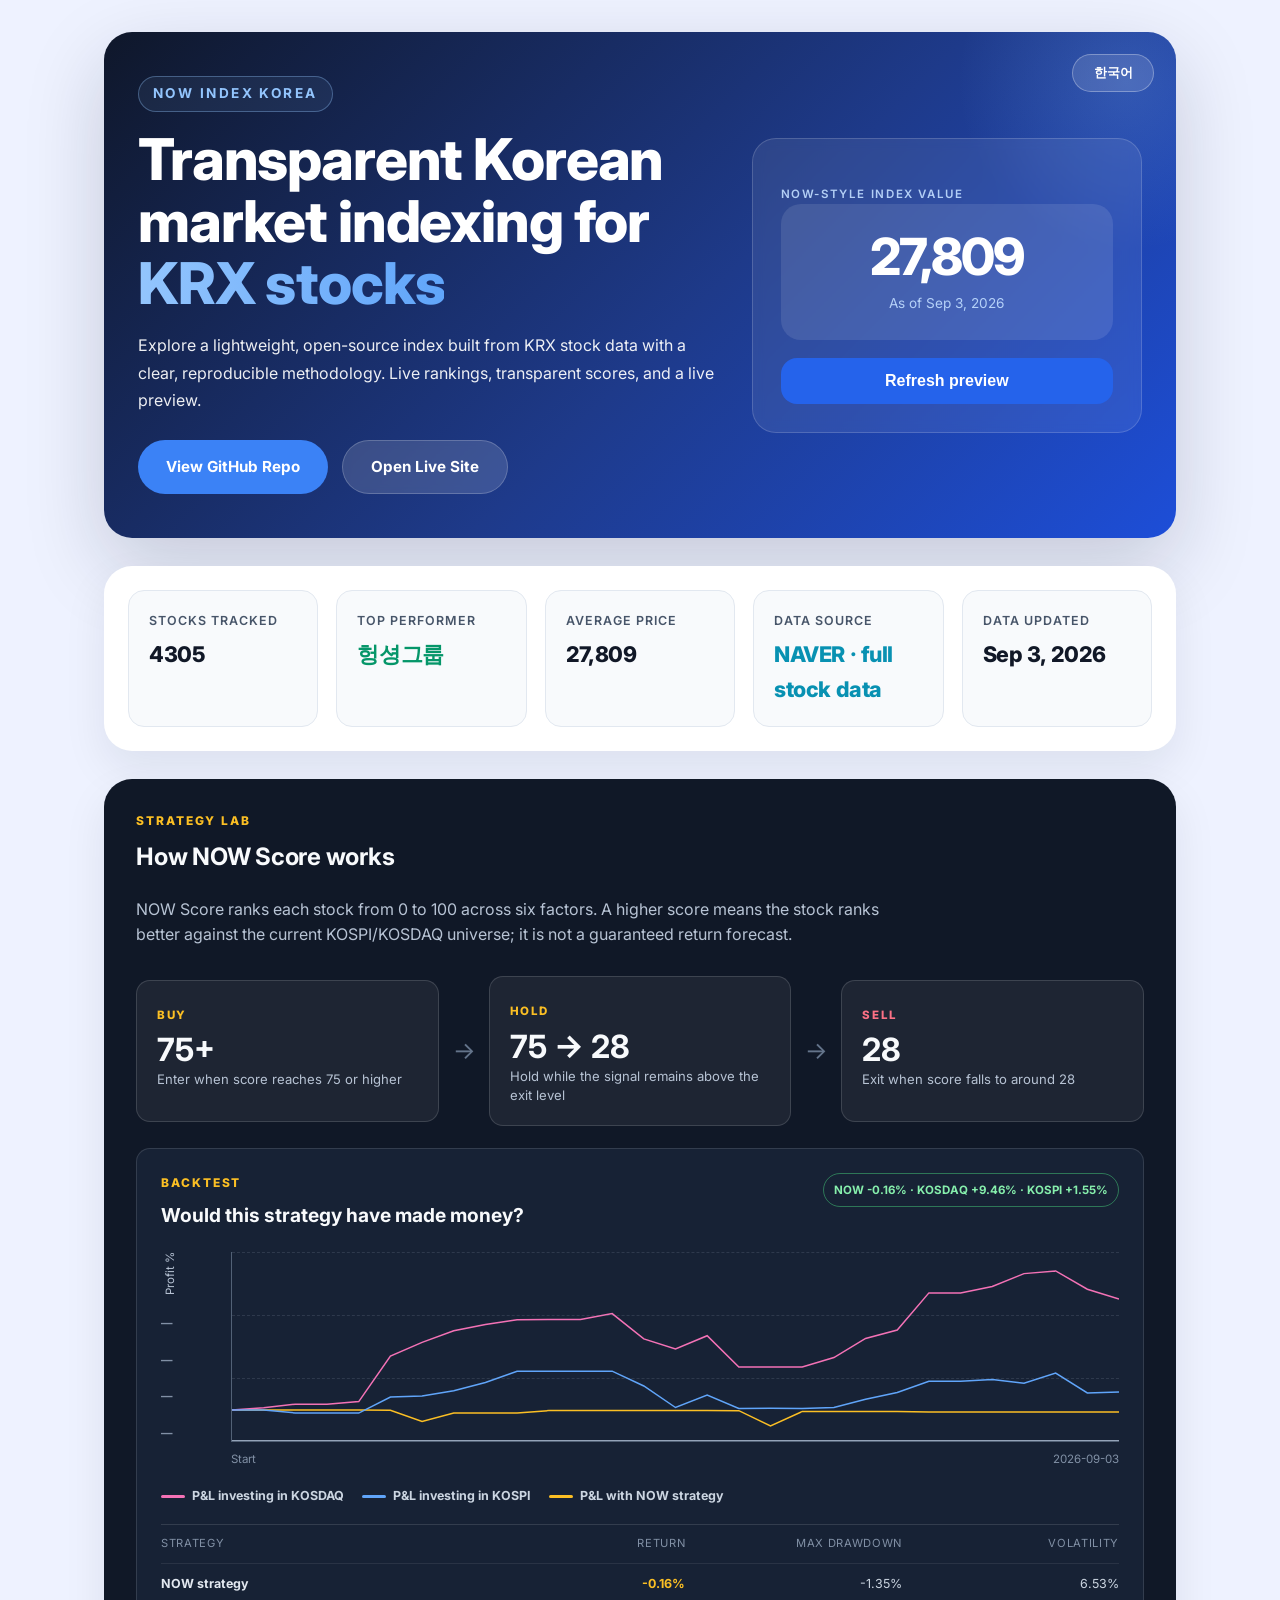
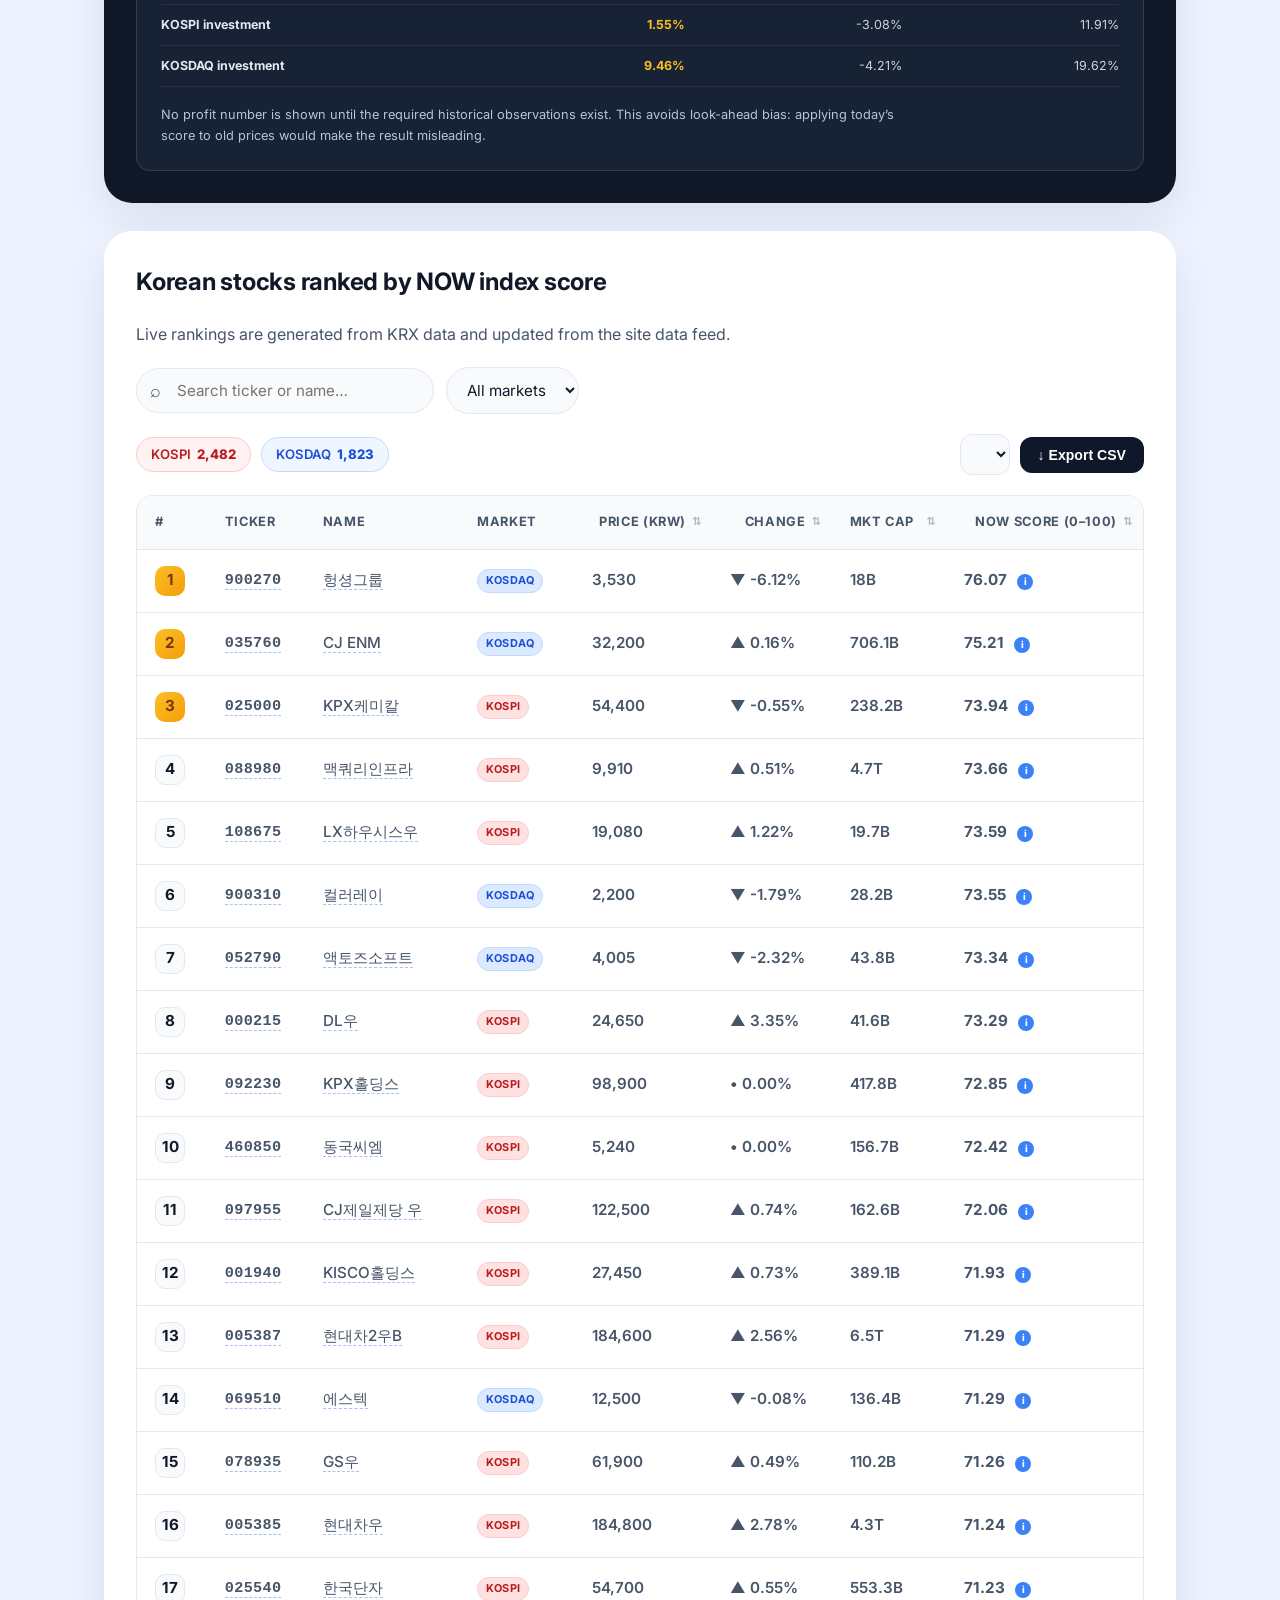
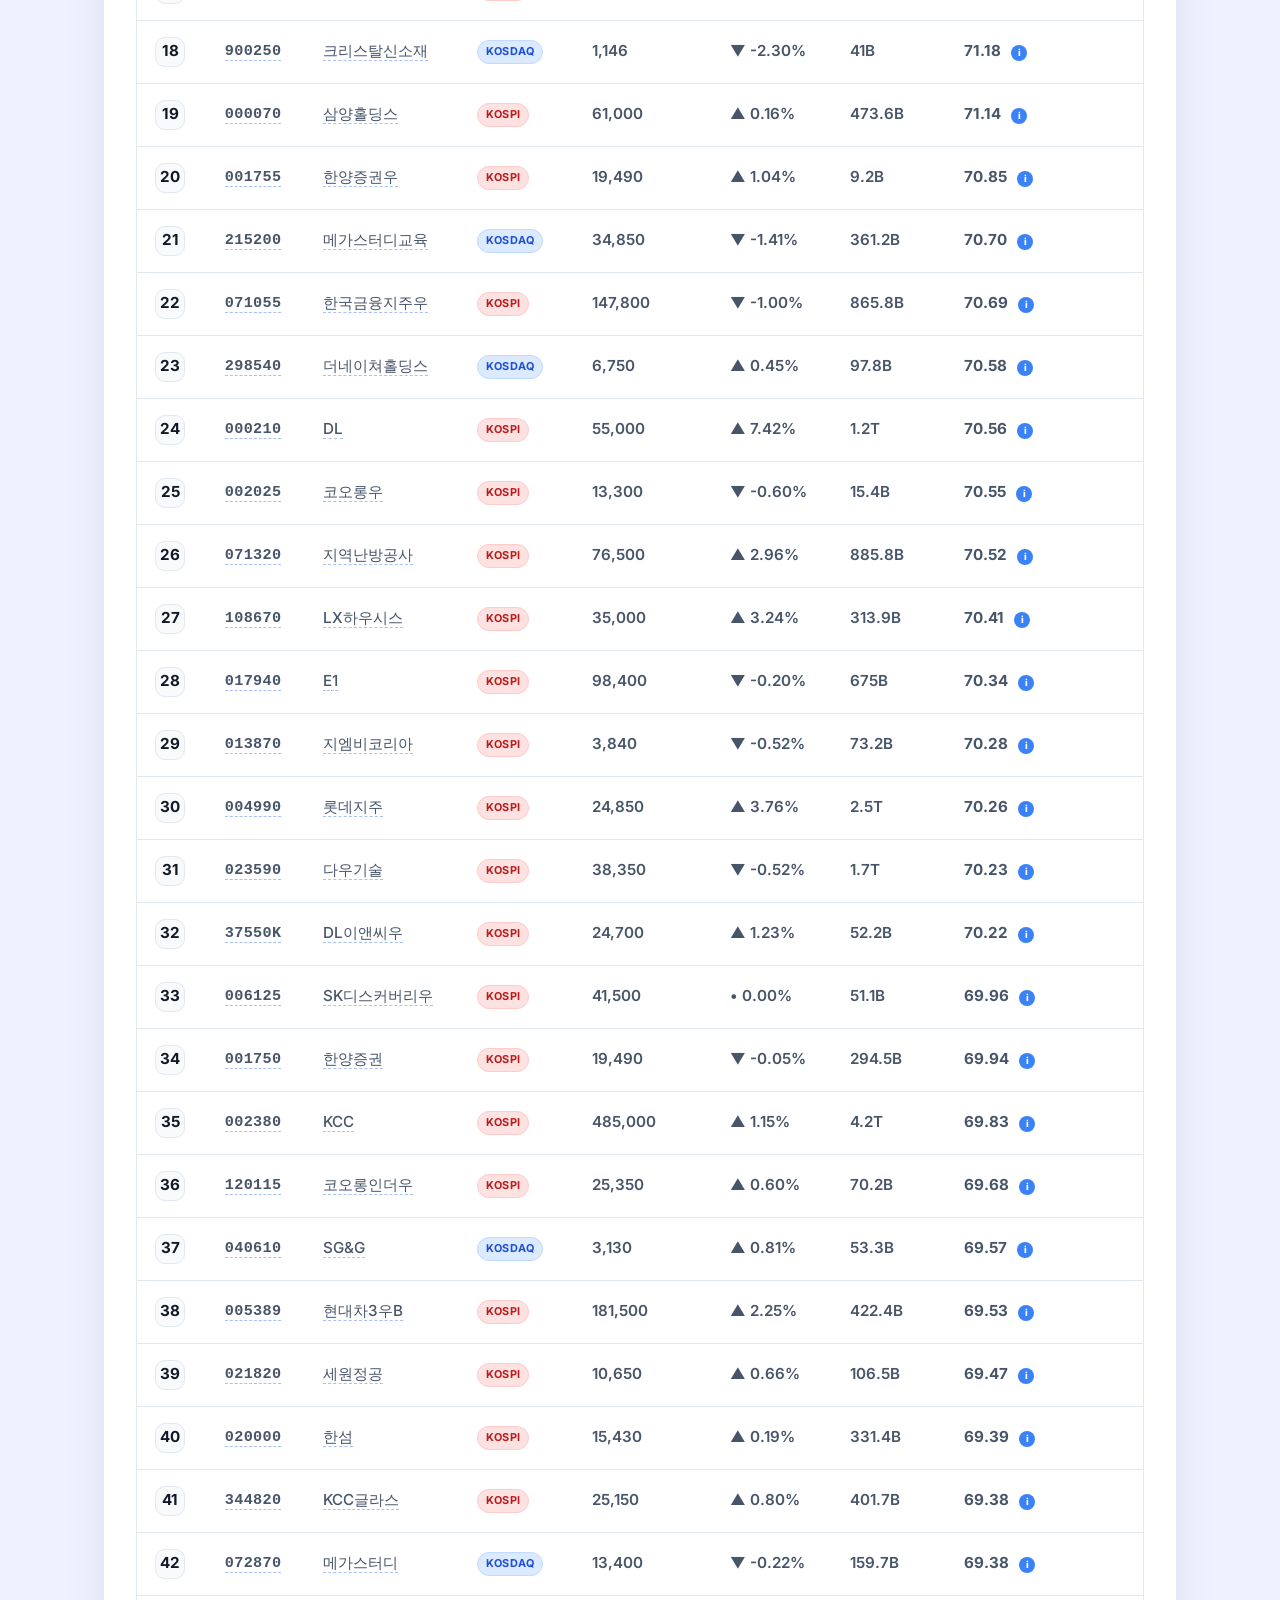
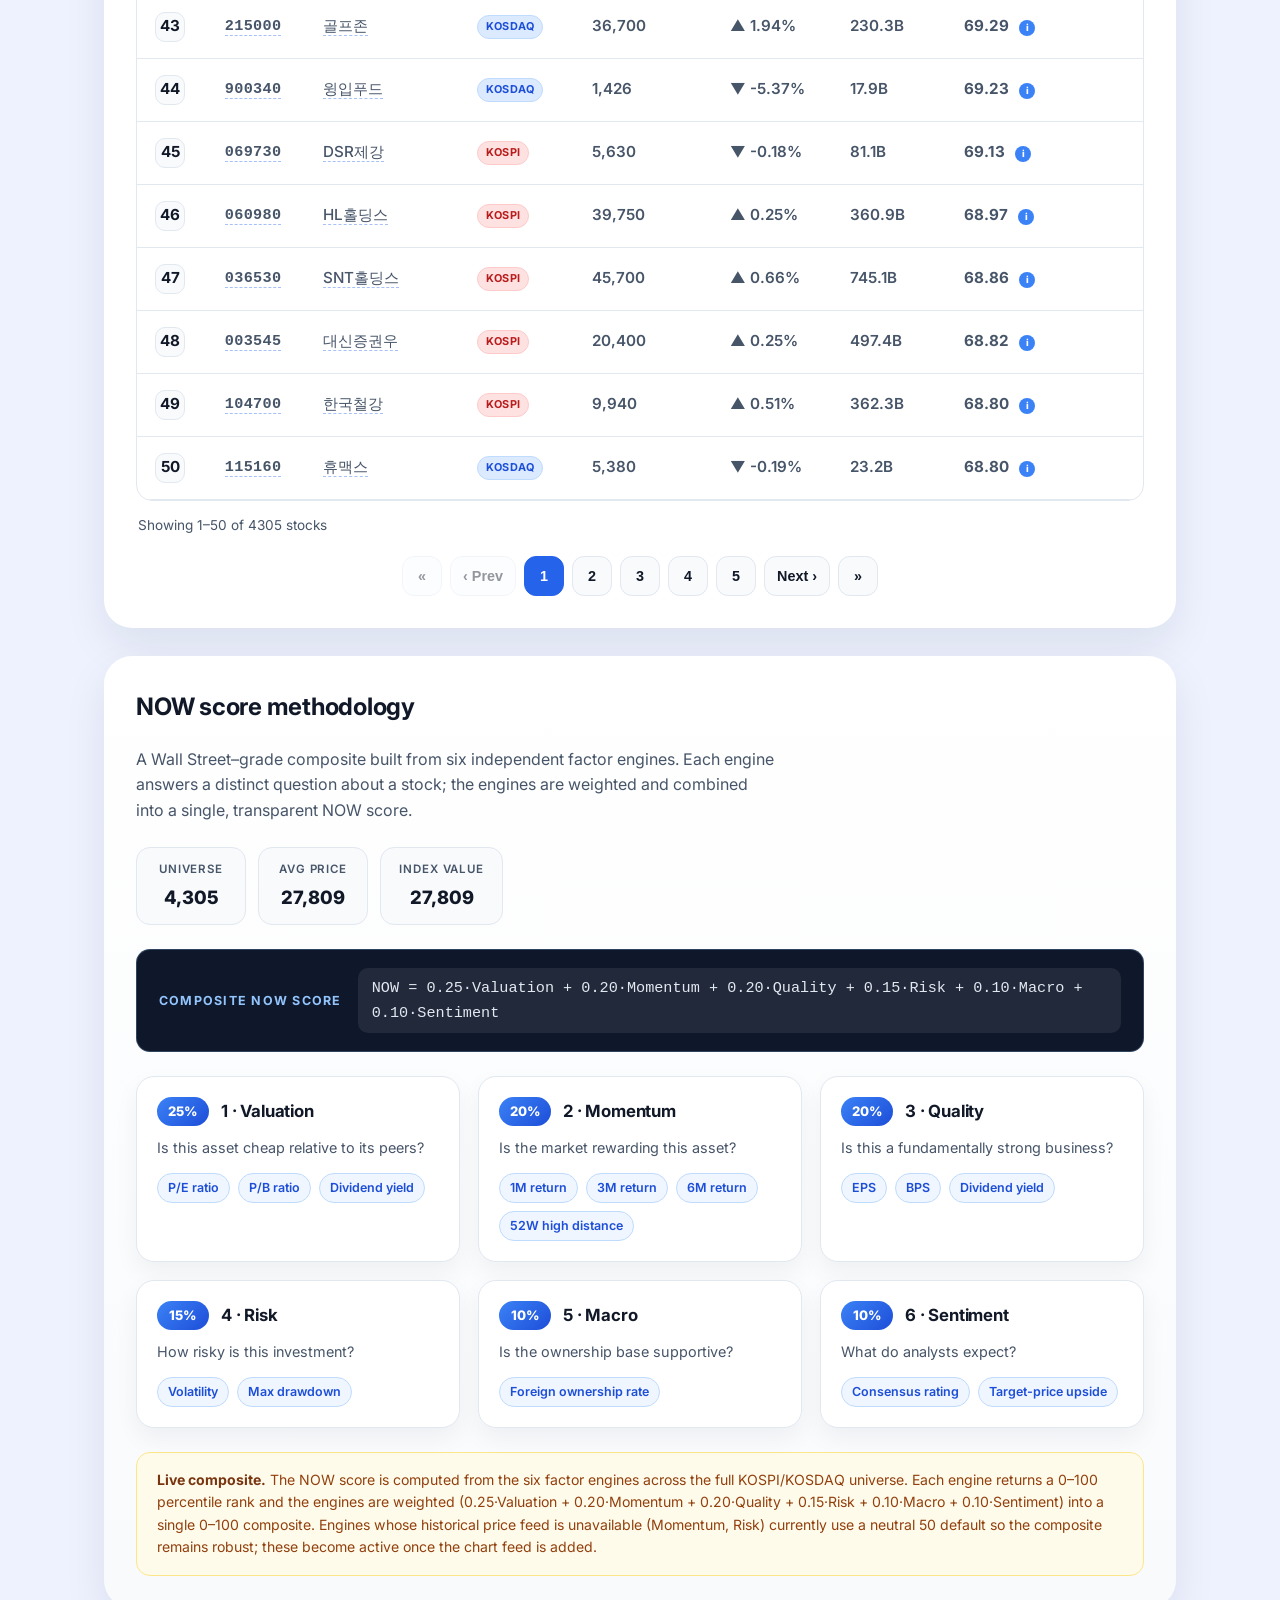
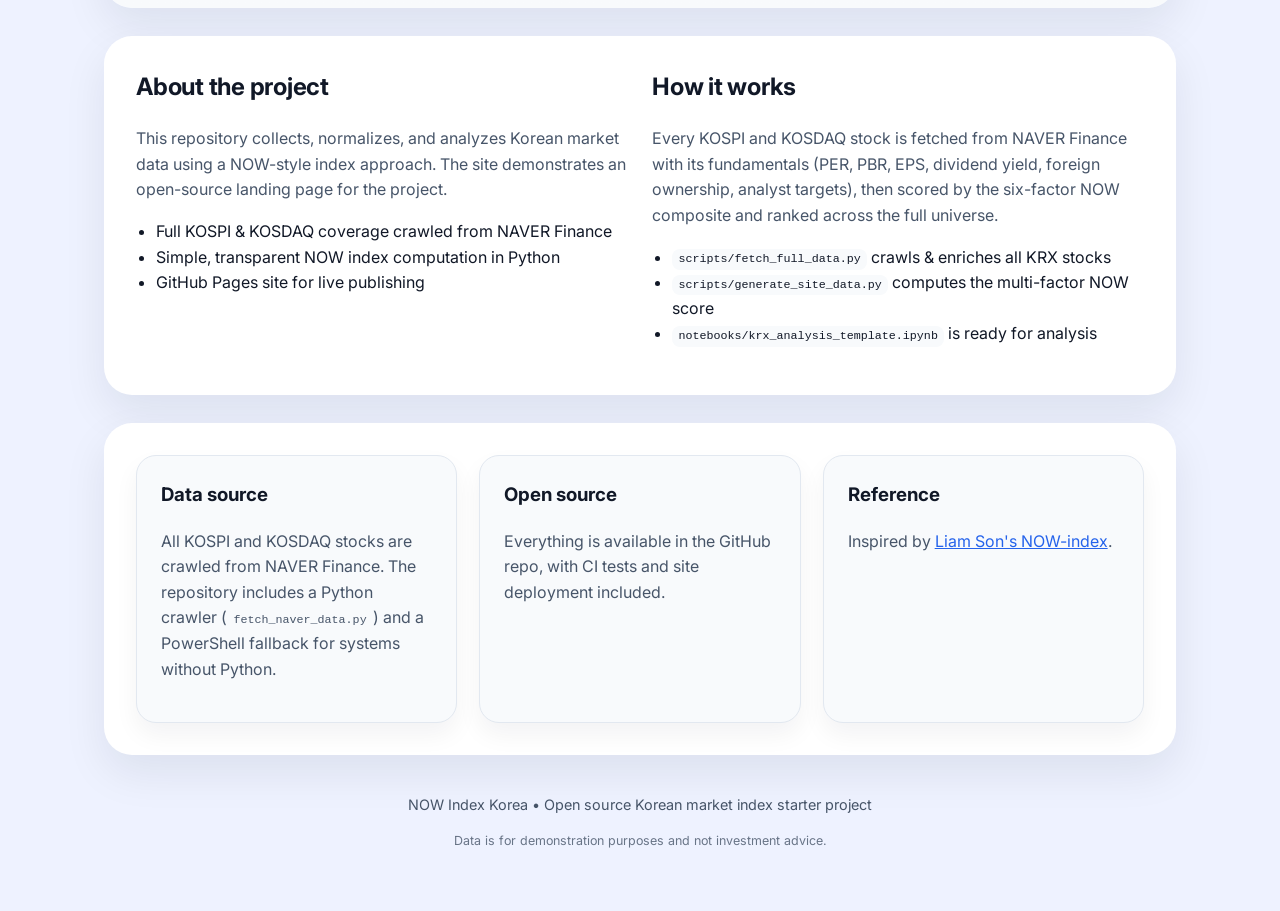
<file: index.html>
<!doctype html>
<html lang="en">
  <head>
    <meta charset="utf-8" />
    <meta name="viewport" content="width=device-width, initial-scale=1" />
    <title>NOW Index Korea — Transparent KRX Market Index</title>
    <meta
      name="description"
      content="NOW Index Korea is an open-source, transparent Korean stock market index. Explore live KRX rankings computed with a lightweight NOW-style methodology."
    />
    <meta name="theme-color" content="#0f172a" />
    <link rel="canonical" href="https://liamson333-blip.github.io/now-index-korea/" />

    <!-- Open Graph -->
    <meta property="og:type" content="website" />
    <meta property="og:title" content="NOW Index Korea" />
    <meta
      property="og:description"
      content="Transparent Korean market indexing for KRX stocks. Open-source methodology and live rankings."
    />
    <meta property="og:url" content="https://liamson333-blip.github.io/now-index-korea/" />
    <meta property="og:site_name" content="NOW Index Korea" />

    <!-- Twitter -->
    <meta name="twitter:card" content="summary" />
    <meta name="twitter:title" content="NOW Index Korea" />
    <meta
      name="twitter:description"
      content="Transparent Korean market indexing for KRX stocks. Open-source methodology and live rankings."
    />

    <!-- Favicon (inline SVG) -->
    <link
      rel="icon"
      href="data:image/svg+xml,%3Csvg xmlns='http://www.w3.org/2000/svg' viewBox='0 0 100 100'%3E%3Crect width='100' height='100' rx='24' fill='%230f172a'/%3E%3Cpath d='M28 66 L46 46 L58 56 L74 34' stroke='%233b82f6' stroke-width='8' fill='none' stroke-linecap='round' stroke-linejoin='round'/%3E%3Ccircle cx='74' cy='34' r='6' fill='%2393c5fd'/%3E%3C/svg%3E"
    />

    <!-- Google Fonts -->
    <link rel="preconnect" href="https://fonts.googleapis.com" />
    <link rel="preconnect" href="https://fonts.gstatic.com" crossorigin />
    <link
      href="https://fonts.googleapis.com/css2?family=Inter:wght@400;500;600;700;800&display=swap"
      rel="stylesheet"
    />

    <link rel="stylesheet" href="styles.css" />
  </head>
  <body>
    <div class="page">
      <header class="hero">
        <button id="languageToggle" class="language-toggle" type="button" aria-label="Switch to Korean">
          한국어
        </button>
        <div class="hero-content">
          <div>
            <span class="eyebrow">NOW Index Korea</span>
            <h1>Transparent Korean market indexing for <span class="accent">KRX stocks</span></h1>
            <p>
              Explore a lightweight, open-source index built from KRX stock data with a clear,
              reproducible methodology. Live rankings, transparent scores, and a live preview.
            </p>
            <div class="hero-actions">
              <a class="button" href="https://github.com/liamson333-blip/now-index-korea" target="_blank" rel="noopener">
                View GitHub Repo
              </a>
              <a
                class="button button-secondary"
                href="https://liamson333-blip.github.io/now-index-korea/"
                target="_blank"
                rel="noopener"
              >
                Open Live Site
              </a>
            </div>
          </div>
          <div class="hero-panel" role="region" aria-label="Index preview">
            <p class="panel-label">Now-style index value</p>
            <div class="metric panel-metric">
              <span id="indexValue" aria-live="polite">—</span>
              <p id="indexMeta" class="panel-meta">Loading market data…</p>
            </div>
            <button id="refreshButton" aria-label="Refresh index preview">
              <span class="btn-label">Refresh preview</span>
              <span class="spinner" id="refreshSpinner" hidden></span>
            </button>
          </div>
        </div>
      </header>

<section class="content stats-section" aria-label="Market summary">
        <div class="stat-card">
          <span class="stat-label">Stocks tracked</span>
          <strong id="statCount">—</strong>
        </div>
        <div class="stat-card">
          <span class="stat-label">Top performer</span>
          <strong id="statTop" class="stat-top">—</strong>
        </div>
        <div class="stat-card">
          <span class="stat-label">Average price</span>
          <strong id="statAvg">—</strong>
        </div>
        <div class="stat-card">
          <span class="stat-label">Data source</span>
          <strong id="statSource" class="stat-source">—</strong>
        </div>
        <div class="stat-card">
          <span class="stat-label">Data updated</span>
          <strong id="statDate">—</strong>
        </div>
      </section>

      <section class="content score-story" aria-label="NOW Score strategy explanation">
        <div class="section-head">
          <div>
            <span class="section-kicker">Strategy lab</span>
            <h2 id="scoreStoryTitle">How NOW Score works</h2>
            <p id="scoreStoryDescription">
              NOW Score ranks each stock from 0 to 100 across six factors. A higher score means the stock ranks better against the current KOSPI/KOSDAQ universe; it is not a guaranteed return forecast.
            </p>
          </div>
        </div>
        <div class="score-flow" aria-label="NOW Score trading rule">
          <div class="score-step buy-step"><span class="score-step-label">BUY</span><strong>75+</strong><p id="buyRule">Enter when score reaches 75 or higher</p></div>
          <div class="score-arrow" aria-hidden="true">→</div>
          <div class="score-step hold-step"><span class="score-step-label">HOLD</span><strong>75 → 28</strong><p id="holdRule">Hold while the signal remains above the exit level</p></div>
          <div class="score-arrow" aria-hidden="true">→</div>
          <div class="score-step sell-step"><span class="score-step-label">SELL</span><strong>28</strong><p id="sellRule">Exit when score falls to around 28</p></div>
        </div>
        <div class="backtest-panel">
          <div class="backtest-heading">
            <div>
              <span class="section-kicker">Backtest</span>
              <h3 id="backtestTitle">Would this strategy have made money?</h3>
            </div>
            <span class="data-badge" id="backtestStatus">Historical data required</span>
          </div>
          <div class="backtest-chart" role="img" aria-label="Backtest chart awaiting historical score snapshots">
            <div class="chart-y-axis"><span>Profit %</span><b>—</b><b>—</b><b>—</b><b>—</b></div>
            <div class="chart-area" id="backtestChartArea">
              <div class="chart-gridline"></div><div class="chart-gridline"></div><div class="chart-gridline"></div>
              <div class="chart-empty"><strong id="chartEmptyTitle">Real profit chart is not available yet</strong><span id="chartEmptyText">The current feed contains only today’s price and score. We need dated score snapshots plus prices at each buy and sell signal before calculating a trustworthy return.</span></div>
              <div class="chart-baseline"></div>
            </div>
            <div class="chart-x-axis"><span>Start</span><span id="chartEndLabel">Historical snapshots pending</span></div>
          </div>
          <div class="chart-legend"><span><i class="legend-line kosdaq-legend"></i><b id="kosdaqLegend">P&amp;L investing in KOSDAQ</b></span><span><i class="legend-line kospi-legend"></i><b id="kospiLegend">P&amp;L investing in KOSPI</b></span><span><i class="legend-line strategy-legend"></i><b id="strategyLegend">P&amp;L with NOW strategy</b></span></div>
          <div class="performance-table" aria-label="Performance and risk comparison">
            <div class="performance-row performance-head"><span>Strategy</span><span>Return</span><span>Max drawdown</span><span>Volatility</span></div>
            <div class="performance-row"><b>NOW strategy</b><strong id="perfNowReturn">—</strong><span id="perfNowDrawdown">—</span><span id="perfNowVolatility">—</span></div>
            <div class="performance-row"><b>KOSPI investment</b><strong id="perfKospiReturn">—</strong><span id="perfKospiDrawdown">—</span><span id="perfKospiVolatility">—</span></div>
            <div class="performance-row"><b>KOSDAQ investment</b><strong id="perfKosdaqReturn">—</strong><span id="perfKosdaqDrawdown">—</span><span id="perfKosdaqVolatility">—</span></div>
          </div>
          <p class="backtest-note" id="backtestNote">No profit number is shown until the required historical observations exist. This avoids look-ahead bias: applying today’s score to old prices would make the result misleading.</p>
        </div>
      </section>

      <section class="content ranking-section">
        <div class="section-head">
          <div>
            <h2>Korean stocks ranked by NOW index score</h2>
            <p>Live rankings are generated from KRX data and updated from the site data feed.</p>
          </div>
<div class="filter-bar">
            <div class="search-box">
              <span class="search-icon" aria-hidden="true">⌕</span>
              <input
                id="searchInput"
                type="search"
                placeholder="Search ticker or name…"
                aria-label="Search stocks"
              />
            </div>
            <select id="marketFilter" class="market-filter" aria-label="Filter by market">
              <option value="all">All markets</option>
              <option value="KOSPI">KOSPI</option>
              <option value="KOSDAQ">KOSDAQ</option>
            </select>
          </div>
        </div>

        <div class="table-toolbar">
          <div class="market-summary" aria-label="Market distribution">
            <span class="dist-chip kospi-chip">KOSPI <b id="kospiCount">—</b></span>
            <span class="dist-chip kosdaq-chip">KOSDAQ <b id="kosdaqCount">—</b></span>
          </div>
          <div class="toolbar-actions">
            <select id="pageSize" class="page-size" aria-label="Rows per page">
              <option value="25">25 / page</option>
              <option value="50" selected>50 / page</option>
              <option value="100">100 / page</option>
              <option value="250">250 / page</option>
            </select>
            <button id="exportBtn" class="export-btn" aria-label="Export to CSV">
              ↓ Export CSV
            </button>
          </div>
        </div>

        <div id="errorBanner" class="error-banner" role="alert" hidden></div>

        <div class="table-wrap">
          <table class="ranking-table">
            <thead>
              <tr>
                <th scope="col">#</th>
                <th scope="col">Ticker</th>
                <th scope="col">Name</th>
                <th scope="col">Market</th>
                <th scope="col" class="sortable price-col" data-sort="price">Price (KRW)</th>
                <th scope="col" class="sortable change-col" data-sort="change_pct">Change</th>
                <th scope="col" class="sortable" data-sort="market_cap">Mkt Cap</th>
                <th scope="col" class="sortable score-col" data-sort="score">NOW score (0–100)</th>
              </tr>
            </thead>
            <tbody id="rankingBody">
              <tr id="loadingRow">
                <td colspan="8">
                  <div class="loading">
                    <span class="spinner spinner-lg"></span>
                    <span>Loading rankings…</span>
                  </div>
                </td>
              </tr>
            </tbody>
          </table>
        </div>
<p id="resultCount" class="result-count" hidden></p>
        <div id="pagination" class="pagination" aria-label="Pagination"></div>
      </section>

      <section class="content methodology" aria-label="NOW score methodology">
        <div class="method-head">
          <div>
            <h2>NOW score methodology</h2>
            <p>
              A Wall Street–grade composite built from six independent factor engines. Each engine
              answers a distinct question about a stock; the engines are weighted and combined into
              a single, transparent NOW score.
            </p>
          </div>
          <div class="method-metrics">
            <div class="method-metric">
              <span class="method-metric-label">Universe</span>
              <strong id="methodUniverse">—</strong>
            </div>
            <div class="method-metric">
              <span class="method-metric-label">Avg price</span>
              <strong id="methodAvg">—</strong>
            </div>
            <div class="method-metric">
              <span class="method-metric-label">Index value</span>
              <strong id="methodIndex">—</strong>
            </div>
          </div>
        </div>

        <div class="method-formula">
          <span class="method-formula-label">Composite NOW score</span>
          <code>
            NOW = 0.25·Valuation + 0.20·Momentum + 0.20·Quality + 0.15·Risk + 0.10·Macro + 0.10·Sentiment
          </code>
        </div>

        <div class="engine-grid">
<article class="engine-card">
            <div class="engine-top">
              <span class="engine-weight">25%</span>
              <h3>1 · Valuation</h3>
            </div>
            <p class="engine-question">Is this asset cheap relative to its peers?</p>
            <div class="engine-chips">
              <span>P/E ratio</span><span>P/B ratio</span><span>Dividend yield</span>
            </div>
          </article>

          <article class="engine-card">
            <div class="engine-top">
              <span class="engine-weight">20%</span>
              <h3>2 · Momentum</h3>
            </div>
            <p class="engine-question">Is the market rewarding this asset?</p>
            <div class="engine-chips">
              <span>1M return</span><span>3M return</span><span>6M return</span>
              <span>52W high distance</span>
            </div>
          </article>

          <article class="engine-card">
            <div class="engine-top">
              <span class="engine-weight">20%</span>
              <h3>3 · Quality</h3>
            </div>
            <p class="engine-question">Is this a fundamentally strong business?</p>
            <div class="engine-chips">
              <span>EPS</span><span>BPS</span><span>Dividend yield</span>
            </div>
          </article>

          <article class="engine-card">
            <div class="engine-top">
              <span class="engine-weight">15%</span>
              <h3>4 · Risk</h3>
            </div>
            <p class="engine-question">How risky is this investment?</p>
            <div class="engine-chips">
              <span>Volatility</span><span>Max drawdown</span>
            </div>
          </article>

          <article class="engine-card">
            <div class="engine-top">
              <span class="engine-weight">10%</span>
              <h3>5 · Macro</h3>
            </div>
            <p class="engine-question">Is the ownership base supportive?</p>
            <div class="engine-chips">
              <span>Foreign ownership rate</span>
            </div>
          </article>

          <article class="engine-card">
            <div class="engine-top">
              <span class="engine-weight">10%</span>
              <h3>6 · Sentiment</h3>
            </div>
            <p class="engine-question">What do analysts expect?</p>
            <div class="engine-chips">
              <span>Consensus rating</span><span>Target-price upside</span>
            </div>
          </article>
        </div>

<aside class="method-note">
          <strong>Live composite.</strong> The NOW score is computed from the six factor engines
          across the full KOSPI/KOSDAQ universe. Each engine returns a 0–100 percentile rank and
          the engines are weighted (0.25·Valuation + 0.20·Momentum + 0.20·Quality + 0.15·Risk +
          0.10·Macro + 0.10·Sentiment) into a single 0–100 composite. Engines whose historical
          price feed is unavailable (Momentum, Risk) currently use a neutral 50 default so the
          composite remains robust; these become active once the chart feed is added.
        </aside>
      </section>

      <section class="content grid">
        <article>
          <h2>About the project</h2>
          <p>
            This repository collects, normalizes, and analyzes Korean market data using a
            NOW-style index approach. The site demonstrates an open-source landing page for the
            project.
          </p>
<ul>
            <li>Full KOSPI &amp; KOSDAQ coverage crawled from NAVER Finance</li>
            <li>Simple, transparent NOW index computation in Python</li>
            <li>GitHub Pages site for live publishing</li>
          </ul>
        </article>
        <article>
          <h2>How it works</h2>
          <p>
            Every KOSPI and KOSDAQ stock is fetched from NAVER Finance with its fundamentals
            (PER, PBR, EPS, dividend yield, foreign ownership, analyst targets), then scored by
            the six-factor NOW composite and ranked across the full universe.
          </p>
          <ul>
<li><code>scripts/fetch_full_data.py</code> crawls &amp; enriches all KRX stocks</li>
            <li><code>scripts/generate_site_data.py</code> computes the multi-factor NOW score</li>
            <li><code>notebooks/krx_analysis_template.ipynb</code> is ready for analysis</li>
          </ul>
        </article>
      </section>

      <section class="content card-grid">
        <div class="card">
          <h3>Data source</h3>
<p>
            All KOSPI and KOSDAQ stocks are crawled from NAVER Finance. The repository includes a
            Python crawler (<code>fetch_naver_data.py</code>) and a PowerShell fallback for
            systems without Python.
          </p>
        </div>
        <div class="card">
          <h3>Open source</h3>
          <p>
            Everything is available in the GitHub repo, with CI tests and site deployment
            included.
          </p>
        </div>
        <div class="card">
          <h3>Reference</h3>
          <p>
            Inspired by
            <a href="https://github.com/Liam-Son/NOW-index" target="_blank" rel="noopener"
              >Liam Son's NOW-index</a
            >.
          </p>
        </div>
      </section>

      <footer>
        <p>NOW Index Korea • Open source Korean market index starter project</p>
        <p class="footer-note">Data is for demonstration purposes and not investment advice.</p>
      </footer>
    </div>
<script src="app.js?cache=13"></script>
  </body>
</html>
</file>
<file: styles.css>
* {
  box-sizing: border-box;
}

:root {
  --bg: #eef2ff;
  --surface: #ffffff;
  --navy: #0f172a;
  --blue: #3b82f6;
  --blue-dark: #2563eb;
  --blue-deeper: #1d4ed8;
  --ink: #111827;
  --muted: #475569;
  --border: #e2e8f0;
  --bg-soft: #f8fafc;
  --radius: 28px;
  --radius-sm: 16px;
  --shadow: 0 18px 44px rgba(15, 23, 42, 0.08);
  --shadow-lg: 0 28px 80px rgba(15, 23, 42, 0.18);
  --shadow-lift: 0 24px 48px rgba(15, 23, 42, 0.16);
}

html {
  scroll-behavior: smooth;
}

body {
  margin: 0;
  font-family: 'Inter', system-ui, -apple-system, BlinkMacSystemFont, 'Segoe UI', sans-serif;
  background: var(--bg);
  color: var(--ink);
  line-height: 1.6;
  -webkit-font-smoothing: antialiased;
}

.page {
  max-width: 1120px;
  margin: 0 auto;
  padding: 32px 24px 48px;
}

/* ---------- Hero ---------- */
.hero {
  background: linear-gradient(135deg, #0f172a 0%, #1e3a8a 55%, #1d4ed8 100%);
  color: white;
  padding: 44px 34px;
  border-radius: var(--radius);
  box-shadow: var(--shadow-lg);
  position: relative;
  overflow: hidden;
}

.language-toggle {
  position: absolute;
  top: 22px;
  right: 22px;
  z-index: 2;
  min-width: 82px;
  padding: 9px 14px;
  border: 1px solid rgba(255, 255, 255, 0.3);
  border-radius: 999px;
  background: rgba(255, 255, 255, 0.12);
  color: white;
  font-size: 0.82rem;
  font-weight: 700;
}

.language-toggle:hover {
  background: rgba(255, 255, 255, 0.24);
}

.hero::before {
  content: '';
  position: absolute;
  top: -120px;
  right: -120px;
  width: 340px;
  height: 340px;
  border-radius: 50%;
  background: radial-gradient(circle, rgba(147, 197, 253, 0.18), transparent 70%);
  pointer-events: none;
}

.hero-content {
  display: grid;
  gap: 28px;
  grid-template-columns: 1.5fr 1fr;
  align-items: center;
  position: relative;
  z-index: 1;
}

.eyebrow {
  display: inline-block;
  font-size: 0.85rem;
  font-weight: 700;
  letter-spacing: 0.18em;
  text-transform: uppercase;
  color: #93c5fd;
  margin-bottom: 16px;
  padding: 6px 14px;
  border: 1px solid rgba(147, 197, 253, 0.35);
  border-radius: 999px;
  background: rgba(147, 197, 253, 0.08);
}

.hero h1 {
  margin: 0;
  font-size: clamp(2.4rem, 5vw, 3.6rem);
  line-height: 1.08;
  font-weight: 800;
  letter-spacing: -0.02em;
}

.hero h1 .accent {
  background: linear-gradient(90deg, #93c5fd, #60a5fa);
  -webkit-background-clip: text;
  background-clip: text;
  -webkit-text-fill-color: transparent;
}

.hero p {
  margin: 18px 0 0;
  max-width: 640px;
  opacity: 0.92;
  line-height: 1.7;
}

.hero-actions {
  display: flex;
  flex-wrap: wrap;
  gap: 14px;
  margin-top: 26px;
}

.button {
  display: inline-flex;
  align-items: center;
  justify-content: center;
  padding: 14px 28px;
  color: white;
  background: var(--blue);
  border-radius: 999px;
  text-decoration: none;
  font-weight: 700;
  font-size: 0.95rem;
  transition: transform 0.2s ease, background-color 0.2s ease, box-shadow 0.2s ease;
}

.button:hover {
  transform: translateY(-2px);
  background: var(--blue-dark);
  box-shadow: 0 16px 32px rgba(59, 130, 246, 0.28);
}

.button:focus-visible {
  outline: 3px solid rgba(147, 197, 253, 0.6);
  outline-offset: 2px;
}

.button-secondary {
  background: rgba(255, 255, 255, 0.14);
  border: 1px solid rgba(255, 255, 255, 0.2);
  backdrop-filter: blur(4px);
}

.button-secondary:hover {
  background: rgba(255, 255, 255, 0.24);
}

.hero-panel {
  background: rgba(255, 255, 255, 0.08);
  padding: 28px;
  border-radius: 24px;
  border: 1px solid rgba(255, 255, 255, 0.16);
  backdrop-filter: blur(6px);
}

.panel-label {
  text-transform: uppercase;
  color: #bfdbfe;
  letter-spacing: 0.14em;
  font-size: 0.72rem;
  font-weight: 600;
  margin-bottom: 18px;
  display: block;
}

.panel-metric {
  background: rgba(255, 255, 255, 0.1);
}

.panel-meta {
  font-size: 0.85rem;
  color: #bfdbfe;
  margin-top: 8px !important;
}

/* ---------- Buttons (generic) ---------- */
button,
.hero-panel button {
  border: none;
  background: var(--blue-dark);
  color: white;
  padding: 14px 24px;
  border-radius: var(--radius-sm);
  font-size: 1rem;
  font-weight: 600;
  cursor: pointer;
  transition: background-color 0.2s ease, transform 0.2s ease, box-shadow 0.2s ease;
  display: inline-flex;
  align-items: center;
  justify-content: center;
  gap: 8px;
}

button:hover,
.hero-panel button:hover {
  background: var(--blue-deeper);
  transform: translateY(-1px);
  box-shadow: 0 12px 24px rgba(37, 99, 235, 0.25);
}

button:focus-visible,
.hero-panel button:focus-visible {
  outline: 3px solid rgba(147, 197, 253, 0.6);
  outline-offset: 2px;
}

.hero-panel button {
  width: 100%;
  margin-top: 18px;
}

/* ---------- Spinner ---------- */
.spinner {
  width: 16px;
  height: 16px;
  border: 2px solid rgba(255, 255, 255, 0.35);
  border-top-color: #fff;
  border-radius: 50%;
  animation: spin 0.7s linear infinite;
}

.spinner-lg {
  width: 20px;
  height: 20px;
}

@keyframes spin {
  to {
    transform: rotate(360deg);
  }
}

/* ---------- Content sections ---------- */
.content {
  margin-top: 28px;
  padding: 32px;
  background: var(--surface);
  border-radius: var(--radius);
  box-shadow: var(--shadow);
  animation: fadeUp 0.5s ease both;
}

.content h2 {
  margin-top: 0;
  font-size: 1.5rem;
  letter-spacing: -0.01em;
}

.content p {
  color: var(--muted);
}

.score-story {
  background: #101827;
  color: #f8fafc;
}

.score-story p {
  color: #b7c3d4;
  max-width: 760px;
}

.section-kicker {
  display: block;
  margin-bottom: 8px;
  color: #fbbf24;
  font-size: 0.75rem;
  font-weight: 800;
  letter-spacing: 0.16em;
  text-transform: uppercase;
}

.score-flow {
  display: grid;
  grid-template-columns: 1fr auto 1fr auto 1fr;
  gap: 14px;
  align-items: center;
  margin-top: 28px;
}

.score-step {
  min-height: 142px;
  padding: 20px;
  border: 1px solid rgba(255, 255, 255, 0.14);
  border-radius: 14px;
  background: rgba(255, 255, 255, 0.06);
}

.score-step strong {
  display: block;
  margin: 8px 0 4px;
  font-size: 2rem;
  line-height: 1;
}

.score-step p {
  margin: 0;
  font-size: 0.82rem;
  line-height: 1.45;
}

.score-step-label {
  color: #fbbf24;
  font-size: 0.72rem;
  font-weight: 800;
  letter-spacing: 0.14em;
}

.sell-step .score-step-label { color: #fb7185; }
.score-arrow { color: #64748b; font-size: 1.5rem; }

.backtest-panel {
  margin-top: 22px;
  padding: 24px;
  border: 1px solid rgba(255, 255, 255, 0.12);
  border-radius: 14px;
  background: #172235;
}

.backtest-heading { display: flex; justify-content: space-between; gap: 16px; align-items: start; }
.backtest-heading h3 { margin: 0; font-size: 1.2rem; }
.data-badge { padding: 7px 10px; border: 1px solid rgba(251, 191, 36, 0.35); border-radius: 999px; color: #fcd34d; font-size: 0.72rem; font-weight: 700; white-space: nowrap; }
.backtest-chart { display: grid; grid-template-columns: 70px 1fr; grid-template-rows: 190px 28px; margin-top: 22px; }
.chart-y-axis { display: flex; flex-direction: column; justify-content: space-between; color: #8190a5; font-size: 0.72rem; }
.chart-y-axis span { color: #b7c3d4; writing-mode: vertical-rl; transform: rotate(180deg); }
.chart-area { position: relative; overflow: hidden; border-left: 1px solid #526176; border-bottom: 1px solid #526176; }
.chart-gridline { position: relative; height: 33.33%; border-top: 1px dashed rgba(148, 163, 184, 0.18); }
.chart-baseline { position: absolute; right: 0; bottom: 0; left: 0; border-top: 1px solid #94a3b8; }
.backtest-line { position: absolute; inset: 0; width: 100%; height: 100%; overflow: visible; }
.backtest-line polyline { fill: none; stroke-width: 1.5; vector-effect: non-scaling-stroke; }
.backtest-line .strategy-line { stroke: #fbbf24; }
.backtest-line .kosdaq-line { stroke: #f472b6; }
.backtest-line .kospi-line { stroke: #60a5fa; }
.data-badge.data-ready { border-color: rgba(74, 222, 128, 0.45); color: #86efac; }
.chart-empty { position: absolute; top: 50%; left: 50%; width: min(430px, 85%); transform: translate(-50%, -50%); text-align: center; }
.chart-empty strong, .chart-empty span { display: block; }
.chart-empty strong { color: #e2e8f0; font-size: 0.95rem; }
.chart-empty span { margin-top: 6px; color: #94a3b8; font-size: 0.78rem; line-height: 1.5; }
.chart-x-axis { grid-column: 2; display: flex; justify-content: space-between; color: #8190a5; font-size: 0.72rem; padding-top: 8px; }
.chart-legend { display: flex; flex-wrap: wrap; gap: 18px; margin-top: 16px; color: #cbd5e1; font-size: 0.78rem; }
.chart-legend span { display: inline-flex; align-items: center; gap: 7px; }
.legend-line { display: inline-block; width: 24px; height: 3px; border-radius: 3px; }
.kosdaq-legend { background: #f472b6; }
.kospi-legend { background: #60a5fa; }
.strategy-legend { background: #fbbf24; }
.performance-table { margin-top: 18px; border-top: 1px solid rgba(255, 255, 255, 0.12); color: #cbd5e1; font-size: 0.78rem; }
.performance-row { display: grid; grid-template-columns: 1.5fr repeat(3, 1fr); gap: 12px; padding: 10px 0; border-bottom: 1px solid rgba(255, 255, 255, 0.08); align-items: center; }
.performance-row > :not(:first-child) { text-align: right; }
.performance-head { color: #8190a5; font-size: 0.7rem; text-transform: uppercase; letter-spacing: 0.06em; }
.performance-row strong { color: #fbbf24; }
.performance-row b { color: #e2e8f0; }
.backtest-note { margin: 18px 0 0 !important; font-size: 0.8rem; }

@media (max-width: 720px) {
  .score-flow { grid-template-columns: 1fr; }
  .score-arrow { transform: rotate(90deg); justify-self: center; }
  .backtest-heading { flex-direction: column; }
  .data-badge { white-space: normal; }
}

@keyframes fadeUp {
  from {
    opacity: 0;
    transform: translateY(14px);
  }
  to {
    opacity: 1;
    transform: translateY(0);
  }
}

/* ---------- Stats ---------- */
.stats-section {
  display: grid;
  gap: 18px;
  grid-template-columns: repeat(5, minmax(0, 1fr));
  padding: 24px;
}

.stat-source {
  color: #0891b2;
  font-size: 1rem;
  word-break: break-word;
}

.stat-card {
  background: var(--bg-soft);
  border: 1px solid var(--border);
  padding: 20px;
  border-radius: var(--radius-sm);
  display: flex;
  flex-direction: column;
  gap: 6px;
  transition: transform 0.2s ease, box-shadow 0.2s ease;
}

.stat-card:hover {
  transform: translateY(-3px);
  box-shadow: var(--shadow-lift);
}

.stat-label {
  font-size: 0.78rem;
  text-transform: uppercase;
  letter-spacing: 0.08em;
  color: var(--muted);
  font-weight: 600;
}

.stat-card strong {
  font-size: 1.35rem;
  font-weight: 800;
  letter-spacing: -0.02em;
}

.stat-top {
  color: #059669;
}

/* ---------- Ranking section ---------- */
.section-head {
  display: flex;
  align-items: flex-start;
  justify-content: space-between;
  gap: 20px;
  flex-wrap: wrap;
}

.section-head p {
  margin: 8px 0 0;
}

.filter-bar {
  display: flex;
  align-items: center;
  gap: 12px;
  flex-wrap: wrap;
}

.market-filter {
  padding: 12px 16px;
  border: 1px solid var(--border);
  border-radius: 999px;
  font-size: 0.95rem;
  font-family: inherit;
  background: var(--bg-soft);
  color: var(--ink);
  cursor: pointer;
  transition: border-color 0.2s ease, box-shadow 0.2s ease;
}

.market-filter:focus {
  outline: none;
  border-color: var(--blue);
  box-shadow: 0 0 0 3px rgba(59, 130, 246, 0.15);
  background: #fff;
}

.market-badge {
  display: inline-flex;
  align-items: center;
  padding: 2px 8px;
  margin-right: 6px;
  border-radius: 999px;
  font-size: 0.68rem;
  font-weight: 700;
  letter-spacing: 0.02em;
  vertical-align: middle;
}

.market-badge.kospi {
  background: #fee2e2;
  color: #b91c1c;
  border: 1px solid #fecaca;
}

.market-badge.kosdaq {
  background: #dbeafe;
  color: #1d4ed8;
  border: 1px solid #bfdbfe;
}

.search-box {
  position: relative;
  min-width: 260px;
}

.search-icon {
  position: absolute;
  left: 14px;
  top: 50%;
  transform: translateY(-50%);
  color: var(--muted);
  font-size: 1.1rem;
  pointer-events: none;
}

.search-box input {
  width: 100%;
  padding: 12px 16px 12px 40px;
  border: 1px solid var(--border);
  border-radius: 999px;
  font-size: 0.95rem;
  font-family: inherit;
  background: var(--bg-soft);
  color: var(--ink);
  transition: border-color 0.2s ease, box-shadow 0.2s ease;
}

.search-box input:focus {
  outline: none;
  border-color: var(--blue);
  box-shadow: 0 0 0 3px rgba(59, 130, 246, 0.15);
  background: #fff;
}

.table-toolbar {
  display: flex;
  align-items: center;
  justify-content: space-between;
  gap: 14px;
  flex-wrap: wrap;
  margin-top: 20px;
}

.market-summary {
  display: flex;
  gap: 10px;
  flex-wrap: wrap;
}

.dist-chip {
  display: inline-flex;
  align-items: center;
  gap: 6px;
  padding: 6px 14px;
  border-radius: 999px;
  font-size: 0.82rem;
  font-weight: 600;
  border: 1px solid var(--border);
  background: var(--bg-soft);
}

.dist-chip b {
  font-weight: 800;
}

.kospi-chip {
  color: #b91c1c;
  background: #fef2f2;
  border-color: #fecaca;
}

.kosdaq-chip {
  color: #1d4ed8;
  background: #eff6ff;
  border-color: #bfdbfe;
}

.toolbar-actions {
  display: flex;
  align-items: center;
  gap: 10px;
  flex-wrap: wrap;
}

.page-size {
  padding: 10px 14px;
  border: 1px solid var(--border);
  border-radius: 12px;
  font-size: 0.88rem;
  font-family: inherit;
  background: var(--bg-soft);
  color: var(--ink);
  cursor: pointer;
}

.page-size:focus {
  outline: none;
  border-color: var(--blue);
  box-shadow: 0 0 0 3px rgba(59, 130, 246, 0.15);
}

.export-btn {
  padding: 10px 18px;
  border-radius: 12px;
  background: var(--navy);
  color: #fff;
  font-weight: 700;
  font-size: 0.88rem;
  border: none;
  cursor: pointer;
  transition: background-color 0.2s ease, transform 0.2s ease;
}

.export-btn:hover {
  background: var(--blue-dark);
  transform: translateY(-1px);
}

.error-banner {
  margin-top: 18px;
  padding: 14px 18px;
  border-radius: var(--radius-sm);
  background: #fef2f2;
  border: 1px solid #fecaca;
  color: #b91c1c;
  font-size: 0.9rem;
}

.table-wrap {
  overflow-x: auto;
  margin-top: 20px;
  border-radius: var(--radius-sm);
  border: 1px solid var(--border);
}

.ranking-table {
  width: 100%;
  border-collapse: collapse;
  min-width: 680px;
}

.ranking-table th,
.ranking-table td {
  padding: 16px 18px;
  border-bottom: 1px solid var(--border);
  text-align: left;
}

.ranking-table thead {
  background: var(--bg-soft);
}

.ranking-table tbody tr {
  transition: background-color 0.15s ease;
}

.ranking-table tbody tr:hover {
  background: #f1f5f9;
}

.ranking-table th {
  font-weight: 700;
  color: var(--muted);
  font-size: 0.8rem;
  text-transform: uppercase;
  letter-spacing: 0.05em;
  position: sticky;
  top: 0;
  background: var(--bg-soft);
}

.ranking-table td {
  color: var(--muted);
  font-size: 0.95rem;
}

.rank-badge {
  display: inline-flex;
  align-items: center;
  justify-content: center;
  width: 30px;
  height: 30px;
  border-radius: 10px;
  background: var(--bg-soft);
  border: 1px solid var(--border);
  font-weight: 700;
  color: var(--ink);
}

.rank-badge.top {
  background: linear-gradient(135deg, #fbbf24, #f59e0b);
  border: none;
  color: #78350f;
}

.ticker-cell {
  font-weight: 600;
  color: var(--blue-dark);
  font-family: monospace;
  letter-spacing: 0.02em;
}

.name-cell {
  font-weight: 500;
  color: var(--ink);
}

.naver-link {
  color: inherit;
  text-decoration: none;
  border-bottom: 1px dashed rgba(37, 99, 235, 0.4);
  transition: color 0.15s ease, border-color 0.15s ease;
}

.naver-link:hover,
.naver-link:focus-visible {
  color: var(--blue-deeper);
  border-bottom-style: solid;
  border-bottom-color: var(--blue-deeper);
}

.price-cell {
  font-weight: 600;
  color: var(--ink);
  text-align: right;
}

th.price-col,
th.change-col {
  text-align: right;
}

/* Sortable headers */
th.sortable {
  cursor: pointer;
  user-select: none;
  position: relative;
  padding-right: 26px;
  transition: color 0.15s ease;
}

th.sortable:hover {
  color: var(--blue-deeper);
}

th.sortable::after {
  content: '⇅';
  position: absolute;
  right: 10px;
  top: 50%;
  transform: translateY(-50%);
  font-size: 0.7rem;
  opacity: 0.4;
}

th.sortable.sorted-asc::after {
  content: '▲';
  opacity: 1;
  color: var(--blue-deeper);
}

th.sortable.sorted-desc::after {
  content: '▼';
  opacity: 1;
  color: var(--blue-deeper);
}

th.score-col {
  text-align: right;
}

.market-cell {
  white-space: nowrap;
}

.cap-cell {
  text-align: right;
  font-weight: 600;
  color: var(--ink);
  white-space: nowrap;
}

.change-cell {
  text-align: right;
  font-weight: 600;
}

.change-up {
  color: #dc2626;
}

.change-down {
  color: #2563eb;
}

.change-flat {
  color: var(--muted);
}

.score-cell {
  font-weight: 700;
  color: var(--blue-dark);
}

/* ---------- Engine tooltip (score breakdown) ---------- */
.engine-tooltip {
  position: relative;
  display: inline-flex;
  margin-left: 6px;
  cursor: help;
}

.engine-dot {
  display: inline-flex;
  align-items: center;
  justify-content: center;
  width: 16px;
  height: 16px;
  border-radius: 50%;
  background: var(--blue);
  color: #fff;
  font-size: 0.6rem;
  font-weight: 800;
  line-height: 1;
}

.engine-tooltip-box {
  display: none;
  position: absolute;
  bottom: calc(100% + 8px);
  right: 0;
  z-index: 10;
  min-width: 140px;
  background: var(--navy);
  border: 1px solid rgba(147, 197, 253, 0.3);
  border-radius: 12px;
  padding: 10px 14px;
  box-shadow: 0 12px 32px rgba(0, 0, 0, 0.35);
}

.engine-tooltip:hover .engine-tooltip-box,
.engine-tooltip:focus-within .engine-tooltip-box {
  display: block;
}

.engine-row {
  display: flex;
  justify-content: space-between;
  gap: 14px;
  padding: 3px 0;
  font-size: 0.78rem;
  color: #cbd5e1;
}

.engine-row b {
  color: #e2e8f0;
  font-weight: 700;
}

.loading {
  display: inline-flex;
  align-items: center;
  gap: 12px;
  color: var(--muted);
  padding: 8px 0;
}

.result-count {
  margin: 14px 2px 0;
  font-size: 0.85rem;
  color: var(--muted);
}

/* ---------- Pagination ---------- */
.pagination {
  display: flex;
  align-items: center;
  justify-content: center;
  gap: 8px;
  flex-wrap: wrap;
  margin-top: 20px;
}

.page-btn {
  min-width: 40px;
  height: 40px;
  padding: 0 12px;
  border: 1px solid var(--border);
  border-radius: 12px;
  background: var(--bg-soft);
  color: var(--ink);
  font-weight: 600;
  font-size: 0.9rem;
  cursor: pointer;
  transition: background-color 0.15s ease, border-color 0.15s ease, color 0.15s ease;
}

.page-btn:hover:not(:disabled) {
  background: var(--blue);
  border-color: var(--blue);
  color: #fff;
}

.page-btn:disabled {
  opacity: 0.45;
  cursor: not-allowed;
}

.page-btn.active {
  background: var(--blue-dark);
  border-color: var(--blue-dark);
  color: #fff;
}

/* ---------- Methodology ---------- */
.methodology {
  background: linear-gradient(180deg, #ffffff 0%, #f8fafc 100%);
}

.method-head {
  display: flex;
  align-items: flex-start;
  justify-content: space-between;
  gap: 24px;
  flex-wrap: wrap;
}

.method-head p {
  margin: 8px 0 0;
  max-width: 640px;
}

.method-metrics {
  display: flex;
  gap: 12px;
  flex-wrap: wrap;
}

.method-metric {
  background: var(--bg-soft);
  border: 1px solid var(--border);
  border-radius: 14px;
  padding: 12px 18px;
  min-width: 110px;
  text-align: center;
}

.method-metric-label {
  display: block;
  font-size: 0.72rem;
  text-transform: uppercase;
  letter-spacing: 0.08em;
  color: var(--muted);
  font-weight: 600;
  margin-bottom: 4px;
}

.method-metric strong {
  font-size: 1.15rem;
  font-weight: 800;
  color: var(--ink);
}

.method-formula {
  margin-top: 24px;
  padding: 18px 22px;
  border-radius: 14px;
  background: var(--navy);
  border: 1px solid rgba(147, 197, 253, 0.25);
  display: flex;
  align-items: center;
  gap: 16px;
  flex-wrap: wrap;
}

.method-formula-label {
  color: #93c5fd;
  font-size: 0.78rem;
  letter-spacing: 0.1em;
  text-transform: uppercase;
  font-weight: 700;
  white-space: nowrap;
}

.method-formula code {
  background: rgba(255, 255, 255, 0.08);
  color: #e2e8f0;
  font-size: 0.95rem;
  padding: 8px 14px;
  border-radius: 10px;
  flex: 1;
  min-width: 260px;
}

.engine-grid {
  margin-top: 24px;
  display: grid;
  gap: 18px;
  grid-template-columns: repeat(3, minmax(0, 1fr));
}

.engine-card {
  border: 1px solid var(--border);
  border-radius: 18px;
  padding: 20px;
  background: var(--surface);
  box-shadow: 0 10px 24px rgba(15, 23, 42, 0.05);
  transition: transform 0.2s ease, box-shadow 0.2s ease;
}

.engine-card:hover {
  transform: translateY(-3px);
  box-shadow: var(--shadow-lift);
}

.engine-top {
  display: flex;
  align-items: center;
  gap: 12px;
  margin-bottom: 10px;
}

.engine-weight {
  display: inline-flex;
  align-items: center;
  justify-content: center;
  min-width: 52px;
  padding: 4px 10px;
  border-radius: 999px;
  background: linear-gradient(135deg, var(--blue), var(--blue-deeper));
  color: #fff;
  font-weight: 800;
  font-size: 0.82rem;
}

.engine-top h3 {
  margin: 0;
  font-size: 1.05rem;
  font-weight: 700;
  letter-spacing: -0.01em;
}

.engine-question {
  font-size: 0.9rem;
  color: var(--muted);
  margin: 0 0 14px;
}

.engine-chips {
  display: flex;
  flex-wrap: wrap;
  gap: 8px;
}

.engine-chips span {
  font-size: 0.78rem;
  font-weight: 600;
  color: var(--blue-deeper);
  background: #eff6ff;
  border: 1px solid #bfdbfe;
  padding: 4px 10px;
  border-radius: 999px;
}

.method-note {
  margin-top: 24px;
  padding: 16px 20px;
  border-radius: 14px;
  background: #fffbeb;
  border: 1px solid #fde68a;
  color: #92400e;
  font-size: 0.88rem;
  line-height: 1.6;
}

.method-note strong {
  color: #78350f;
}

/* ---------- Grid / cards ---------- */
.grid {
  display: grid;
  gap: 24px;
  grid-template-columns: repeat(2, minmax(0, 1fr));
}

.card-grid {
  display: grid;
  gap: 22px;
  grid-template-columns: repeat(3, minmax(0, 1fr));
}

.content h2,
.card h3 {
  margin-top: 0;
}

.card {
  padding: 24px;
  border-radius: 20px;
  background: var(--bg-soft);
  border: 1px solid var(--border);
  box-shadow: 0 12px 24px rgba(15, 23, 42, 0.05);
  transition: transform 0.2s ease, box-shadow 0.2s ease;
}

.card:hover {
  transform: translateY(-3px);
  box-shadow: var(--shadow-lift);
}

.metric {
  background: rgba(255, 255, 255, 0.1);
  padding: 24px;
  border-radius: 20px;
  text-align: center;
}

.metric span {
  display: block;
  font-size: 3.2rem;
  font-weight: 800;
  letter-spacing: -0.04em;
  line-height: 1.1;
}

.metric p {
  margin: 12px 0 0;
  color: #bfdbfe;
  font-size: 0.85rem;
}

/* ---------- Footer ---------- */
footer {
  margin-top: 38px;
  text-align: center;
  color: var(--muted);
  font-size: 0.9rem;
}

.footer-note {
  margin-top: 6px;
  font-size: 0.78rem;
  opacity: 0.8;
}

code {
  background: var(--bg-soft);
  padding: 0.2rem 0.4rem;
  border-radius: 8px;
  font-size: 0.9em;
}

ul {
  padding-left: 1.25rem;
}

a {
  color: var(--blue-dark);
}

a:focus-visible {
  outline: 3px solid rgba(59, 130, 246, 0.4);
  outline-offset: 2px;
  border-radius: 4px;
}

/* ---------- Responsive ---------- */
@media (max-width: 900px) {
  .hero-content,
  .grid,
  .card-grid {
    grid-template-columns: 1fr;
  }

  .engine-grid {
    grid-template-columns: repeat(2, minmax(0, 1fr));
  }

  .stats-section {
    grid-template-columns: repeat(2, minmax(0, 1fr));
  }
}

@media (max-width: 640px) {
  .page {
    padding: 20px 14px 36px;
  }

  .hero {
    padding: 28px 22px;
    border-radius: 22px;
  }

  .content {
    padding: 24px 20px;
    border-radius: 22px;
  }

  .stats-section {
    grid-template-columns: 1fr 1fr;
    padding: 18px;
    gap: 12px;
  }

  .stat-card {
    padding: 16px;
  }

  .stat-card strong {
    font-size: 1.1rem;
  }

  .search-box {
    min-width: 100%;
  }

  .engine-grid {
    grid-template-columns: 1fr;
  }

  .method-metrics {
    width: 100%;
  }

  .method-metric {
    flex: 1;
    min-width: 90px;
  }
}
</file>
